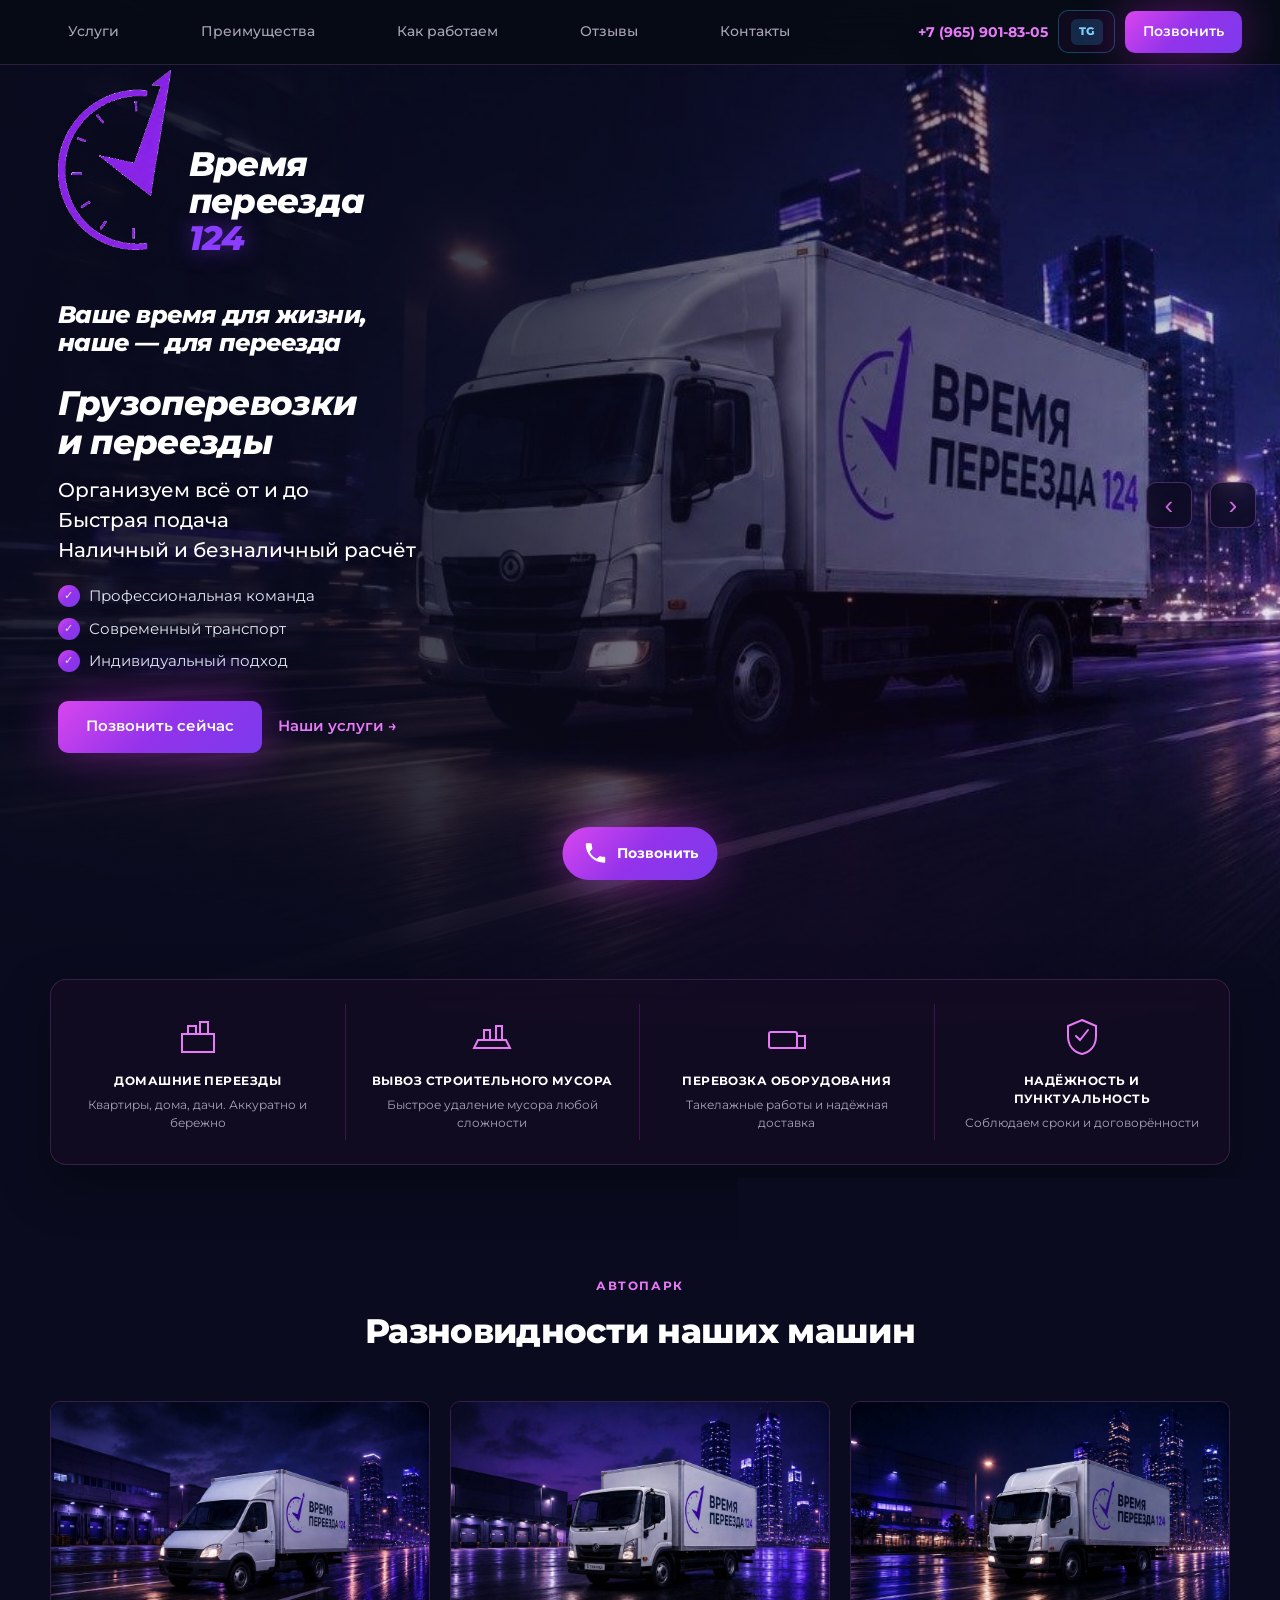
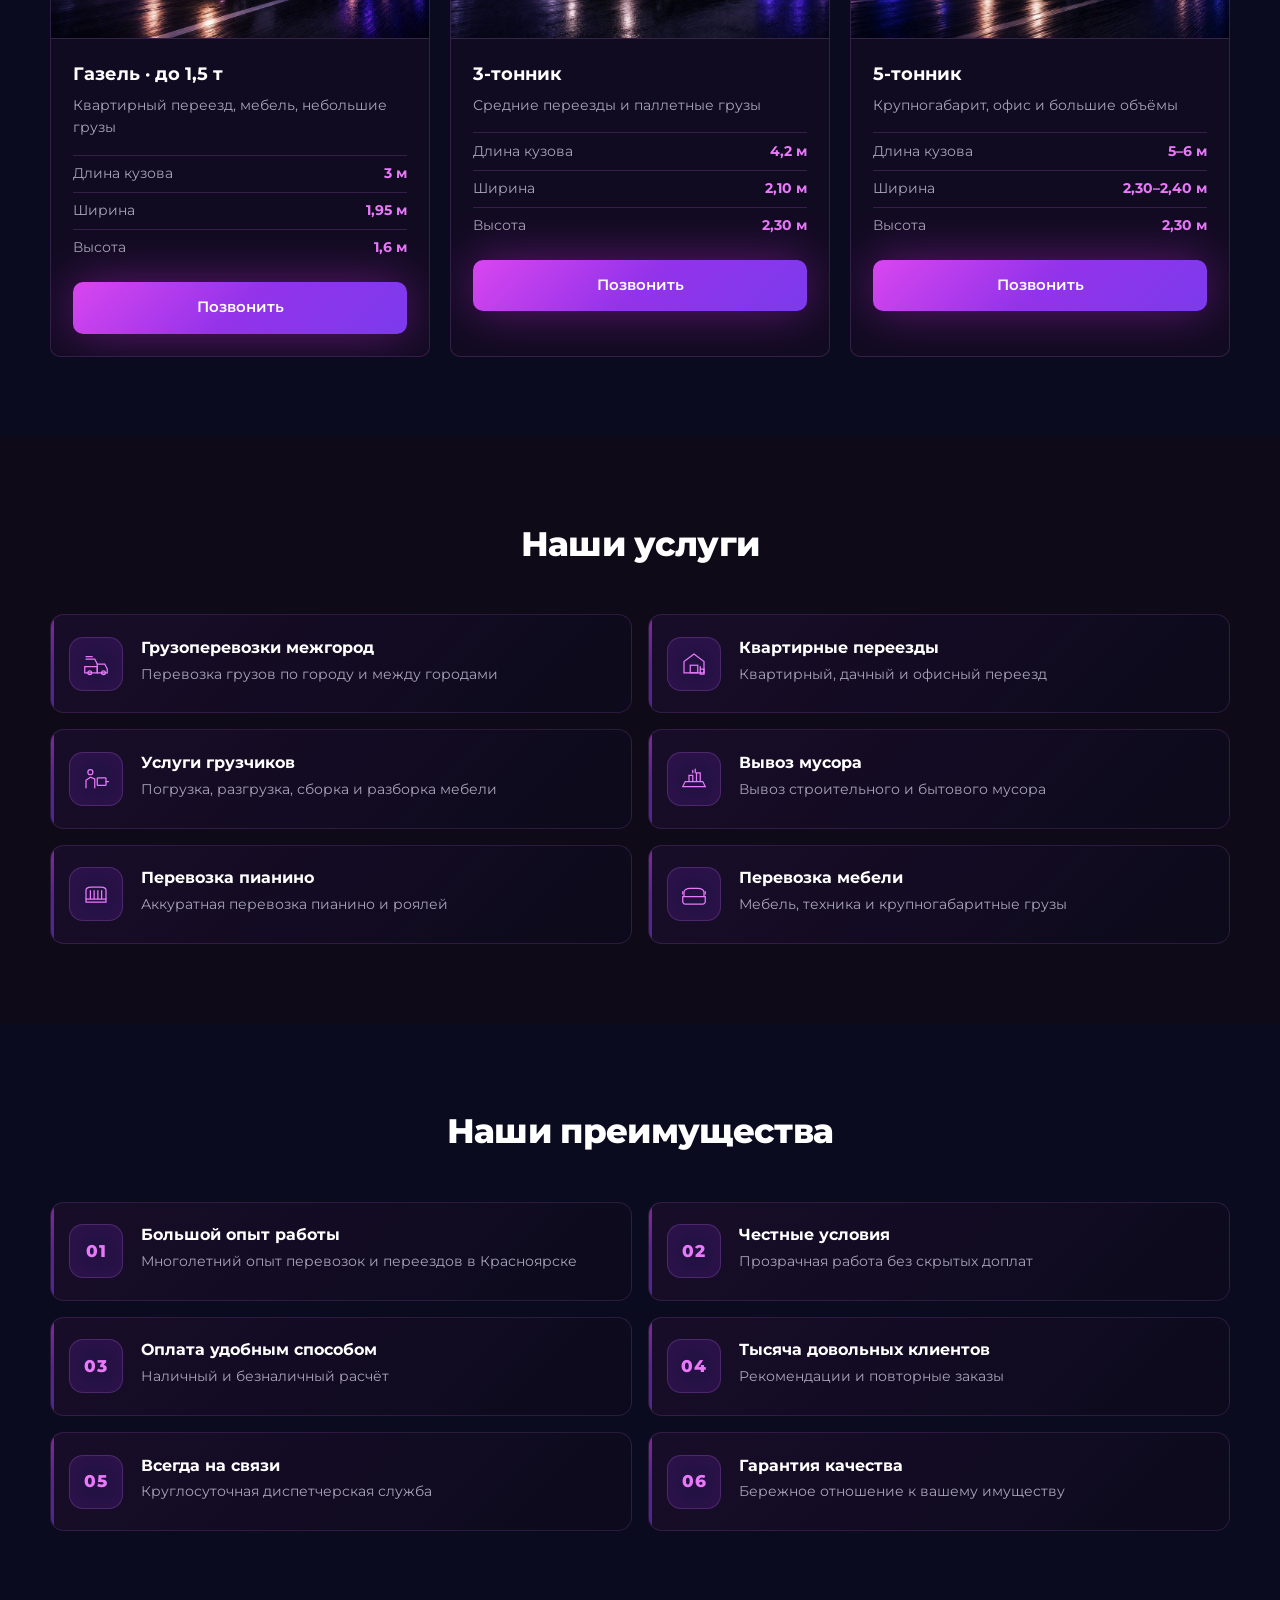
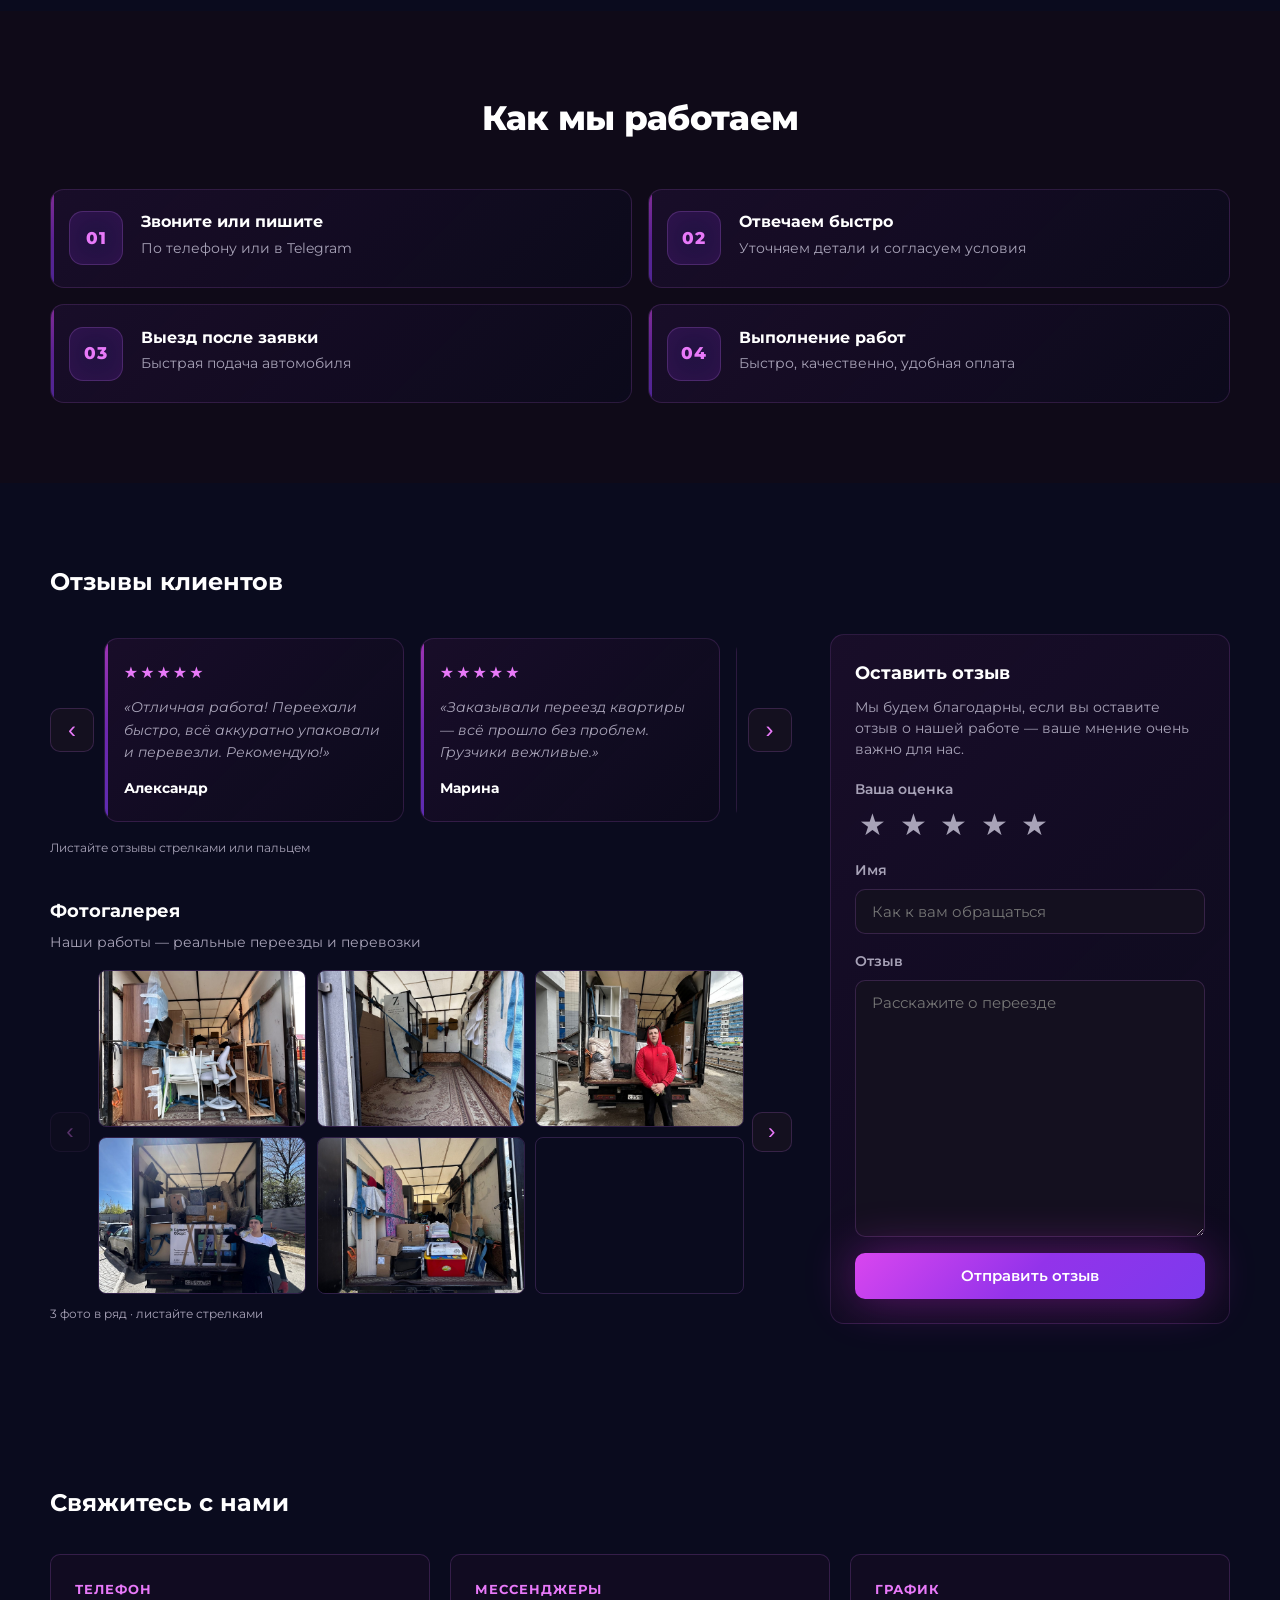
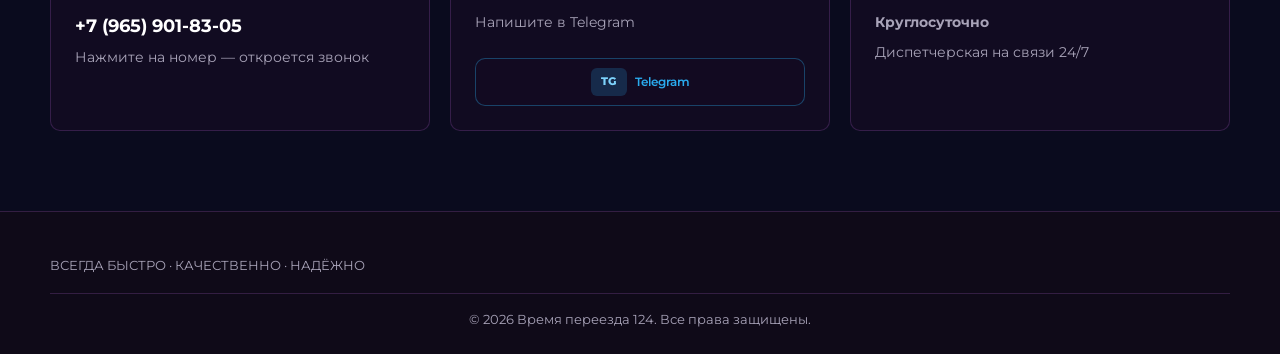
<file: index.html>
<!DOCTYPE html>
<html lang="ru">
<head>
  <meta charset="UTF-8">
  <meta name="viewport" content="width=device-width, initial-scale=1.0, viewport-fit=cover">
  <meta http-equiv="X-Content-Type-Options" content="nosniff">
  <meta name="referrer" content="strict-origin-when-cross-origin">
  <meta http-equiv="Permissions-Policy" content="geolocation=(), microphone=(), camera=()">
  <meta name="theme-color" content="#0a0b1e">
  <meta name="description" content="Время переезда 124 — переезды и грузоперевозки в Красноярске. Газель 1.5, 3 и 5 тонн.">
  <title>Время переезда 124 — грузоперевозки</title>
  <link rel="icon" type="image/png" href="images/logo-icon.png">
  <link rel="preconnect" href="https://fonts.googleapis.com">
  <link rel="preconnect" href="https://fonts.gstatic.com" crossorigin>
  <link href="https://fonts.googleapis.com/css2?family=Montserrat:ital,wght@0,400;0,500;0,600;0,700;0,800;1,700;1,800&display=swap" rel="stylesheet">
  <link rel="stylesheet" href="css/style.css?v=20">
  <link rel="preload" as="image" href="images/hero-truck-night.jpg?v=2">
</head>
<body>
  <header class="header" id="top">
    <div class="container header__inner">
      <a href="#top" class="header__brand" aria-label="Время переезда 124 — на главную">
        <img class="header__brand-icon" src="images/logo-icon.png" alt="" width="361" height="573" decoding="async">
        <span class="header__brand-name">
          <span class="header__brand-line">Время</span>
          <span class="header__brand-line">переезда <span class="header__brand-num">124</span></span>
        </span>
      </a>

      <nav class="header__nav" id="nav">
        <div class="header__nav-links">
          <a href="#fleet">Автопарк</a>
          <a href="#services">Услуги</a>
          <a href="#advantages">Преимущества</a>
          <a href="#process">Как работаем</a>
          <a href="#reviews">Отзывы</a>
          <a href="#contacts">Контакты</a>
        </div>
        <div class="header__nav-phones">
          <a href="tel:+79659018305">+7 (965) 901-83-05</a>
        </div>
      </nav>

      <div class="header__right">
        <div class="header__contacts">
          <a href="tel:+79659018305" class="header__phone">+7 (965) 901-83-05</a>
          <div class="messengers messengers--compact header__messengers">
            <a href="https://t.me/+79504398338" class="messenger-btn messenger-btn--tg js-tg-link" title="Telegram" aria-label="Telegram">
              <span class="messenger-btn__badge" aria-hidden="true">TG</span>
            </a>
          </div>
          <a href="tel:+79659018305" class="btn btn--primary btn--sm">Позвонить</a>
        </div>
      </div>

      <button class="header__burger" id="burger" aria-label="Меню" aria-expanded="false">
        <span></span><span></span><span></span>
      </button>
    </div>
    <div class="header__backdrop" id="navBackdrop" hidden></div>
  </header>

  <section class="hero">
    <div class="hero__carousel" id="heroCarousel" aria-label="Фото автопарка">
      <div class="hero__slides">
        <div class="hero__slide is-active" style="--hero-pos: 55% center; background-image: url('images/hero-truck-night.jpg?v=2');"></div>
        <div class="hero__slide" style="--hero-pos: 52% center; background-image: url('images/hero-truck-1.jpg?v=2');"></div>
        <div class="hero__slide" style="--hero-pos: 50% center; background-image: url('images/hero-truck-2.jpg?v=2');"></div>
      </div>
      <button class="hero__arrow hero__arrow--prev" id="heroPrev" type="button" aria-label="Предыдущее фото">‹</button>
      <button class="hero__arrow hero__arrow--next" id="heroNext" type="button" aria-label="Следующее фото">›</button>
    </div>
    <div class="hero__overlay" aria-hidden="true"></div>
    <div class="hero__inner">
      <div class="hero__content">
        <div class="hero__brand">
          <img
            class="hero__logo-icon"
            src="images/logo-icon.png"
            alt=""
            width="361"
            height="573"
            decoding="async"
          >
          <p class="hero__brand-name">
            Время<br>
            переезда<br>
            <span class="hero__brand-num">124</span>
          </p>
        </div>
        <p class="hero__tagline">
          <span class="hero__tagline-line">Ваше время для жизни,</span>
          <span class="hero__tagline-line">наше — для переезда</span>
        </p>
        <h1>Грузоперевозки<br>и переезды</h1>
        <p class="hero__lead">
          <span class="hero__lead-line">Организуем всё от и до</span>
          <span class="hero__lead-line">Быстрая подача</span>
          <span class="hero__lead-line">Наличный и безналичный расчёт</span>
        </p>
        <ul class="hero__list">
          <li><span class="hero__check" aria-hidden="true">✓</span> Профессиональная команда</li>
          <li><span class="hero__check" aria-hidden="true">✓</span> Современный транспорт</li>
          <li><span class="hero__check" aria-hidden="true">✓</span> Индивидуальный подход</li>
        </ul>
        <div class="hero__actions">
          <a href="tel:+79659018305" class="btn btn--primary">Позвонить сейчас</a>
          <a href="#services" class="btn btn--ghost">Наши услуги →</a>
        </div>
      </div>
    </div>
  </section>

  <section class="highlights">
    <div class="container">
      <div class="highlights__grid">
        <article class="highlight-card">
          <div class="highlight-card__icon" aria-hidden="true">
            <svg viewBox="0 0 48 48" fill="none"><path d="M8 22h32v18H8V22z" stroke="currentColor" stroke-width="2"/><path d="M14 22V14h8v8M26 22V10h8v12" stroke="currentColor" stroke-width="2"/></svg>
          </div>
          <h3>Домашние переезды</h3>
          <p>Квартиры, дома, дачи. Аккуратно и бережно</p>
        </article>
        <article class="highlight-card">
          <div class="highlight-card__icon" aria-hidden="true">
            <svg viewBox="0 0 48 48" fill="none"><path d="M10 28h28l4 8H6l4-8z" stroke="currentColor" stroke-width="2"/><path d="M16 28V18h6v10M28 28V14h6v14" stroke="currentColor" stroke-width="2"/></svg>
          </div>
          <h3>Вывоз строительного мусора</h3>
          <p>Быстрое удаление мусора любой сложности</p>
        </article>
        <article class="highlight-card">
          <div class="highlight-card__icon" aria-hidden="true">
            <svg viewBox="0 0 48 48" fill="none"><rect x="6" y="20" width="28" height="16" rx="2" stroke="currentColor" stroke-width="2"/><path d="M34 24h8v12H34V24z" stroke="currentColor" stroke-width="2"/></svg>
          </div>
          <h3>Перевозка оборудования</h3>
          <p>Такелажные работы и надёжная доставка</p>
        </article>
        <article class="highlight-card">
          <div class="highlight-card__icon" aria-hidden="true">
            <svg viewBox="0 0 48 48" fill="none"><path d="M24 8l14 6v10c0 10-6 16-14 18C16 40 10 34 10 24V14l14-6z" stroke="currentColor" stroke-width="2"/><path d="M18 24l4 4 8-10" stroke="currentColor" stroke-width="2" stroke-linecap="round"/></svg>
          </div>
          <h3>Надёжность и пунктуальность</h3>
          <p>Соблюдаем сроки и договорённости</p>
        </article>
      </div>
    </div>
  </section>

  <section class="section" id="fleet">
    <div class="container">
      <div class="section__head">
        <span class="section__tag">Автопарк</span>
        <h2>Разновидности наших машин</h2>
      </div>
      <div class="vehicles-grid">
        <article class="vehicle-card">
          <div class="vehicle-card__photo">
            <img src="images/fleet-gazelle.jpg?v=2" alt="Газель до 1,5 тонн — Время переезда 124" width="640" height="400" loading="lazy" decoding="async">
          </div>
          <div class="vehicle-card__body">
            <h3>Газель · до 1,5 т</h3>
            <p>Квартирный переезд, мебель, небольшие грузы</p>
            <dl class="vehicle-specs">
              <div><dt>Длина кузова</dt><dd>3 м</dd></div>
              <div><dt>Ширина</dt><dd>1,95 м</dd></div>
              <div><dt>Высота</dt><dd>1,6 м</dd></div>
            </dl>
            <a href="tel:+79659018305" class="btn btn--primary btn--block">Позвонить</a>
          </div>
        </article>
        <article class="vehicle-card">
          <div class="vehicle-card__photo">
            <img src="images/fleet-3ton.jpg?v=2" alt="Грузовик 3 тонны — Время переезда 124" width="640" height="400" loading="lazy" decoding="async">
          </div>
          <div class="vehicle-card__body">
            <h3>3-тонник</h3>
            <p>Средние переезды и паллетные грузы</p>
            <dl class="vehicle-specs">
              <div><dt>Длина кузова</dt><dd>4,2 м</dd></div>
              <div><dt>Ширина</dt><dd>2,10 м</dd></div>
              <div><dt>Высота</dt><dd>2,30 м</dd></div>
            </dl>
            <a href="tel:+79659018305" class="btn btn--primary btn--block">Позвонить</a>
          </div>
        </article>
        <article class="vehicle-card">
          <div class="vehicle-card__photo">
            <img src="images/fleet-5ton.jpg?v=2" alt="Грузовик 5 тонн — Время переезда 124" width="640" height="400" loading="lazy" decoding="async">
          </div>
          <div class="vehicle-card__body">
            <h3>5-тонник</h3>
            <p>Крупногабарит, офис и большие объёмы</p>
            <dl class="vehicle-specs">
              <div><dt>Длина кузова</dt><dd>5–6 м</dd></div>
              <div><dt>Ширина</dt><dd>2,30–2,40 м</dd></div>
              <div><dt>Высота</dt><dd>2,30 м</dd></div>
            </dl>
            <a href="tel:+79659018305" class="btn btn--primary btn--block">Позвонить</a>
          </div>
        </article>
      </div>
    </div>
  </section>

  <section class="section section--alt" id="services">
    <div class="container">
      <div class="section__head"><h2>Наши услуги</h2></div>
      <div class="services-list">
        <article class="service-tile">
          <div class="service-tile__icon" aria-hidden="true">
            <svg viewBox="0 0 48 48" fill="none"><path d="M6 28h20v10H6V28z" stroke="currentColor" stroke-width="2"/><path d="M26 24h12l4 8v6H26V24z" stroke="currentColor" stroke-width="2"/><circle cx="14" cy="38" r="3" stroke="currentColor" stroke-width="2"/><circle cx="36" cy="38" r="3" stroke="currentColor" stroke-width="2"/><path d="M8 16h14l4 8M8 12h10" stroke="currentColor" stroke-width="2" stroke-linecap="round"/></svg>
          </div>
          <div class="service-tile__body">
            <h3>Грузоперевозки межгород</h3>
            <p>Перевозка грузов по городу и между городами</p>
          </div>
        </article>
        <article class="service-tile">
          <div class="service-tile__icon" aria-hidden="true">
            <svg viewBox="0 0 48 48" fill="none"><path d="M24 8 8 20v18h32V20L24 8z" stroke="currentColor" stroke-width="2"/><rect x="18" y="26" width="12" height="12" stroke="currentColor" stroke-width="2"/><path d="M34 32h6v8h-6v-8zM34 28v4" stroke="currentColor" stroke-width="2" stroke-linecap="round"/></svg>
          </div>
          <div class="service-tile__body">
            <h3>Квартирные переезды</h3>
            <p>Квартирный, дачный и офисный переезд</p>
          </div>
        </article>
        <article class="service-tile">
          <div class="service-tile__icon" aria-hidden="true">
            <svg viewBox="0 0 48 48" fill="none"><circle cx="15" cy="13" r="4" stroke="currentColor" stroke-width="2"/><path d="M8 38V26l7-5 7 3v14" stroke="currentColor" stroke-width="2" stroke-linecap="round"/><rect x="26" y="22" width="14" height="12" rx="1" stroke="currentColor" stroke-width="2"/><path d="M40 28h4" stroke="currentColor" stroke-width="2" stroke-linecap="round"/></svg>
          </div>
          <div class="service-tile__body">
            <h3>Услуги грузчиков</h3>
            <p>Погрузка, разгрузка, сборка и разборка мебели</p>
          </div>
        </article>
        <article class="service-tile">
          <div class="service-tile__icon" aria-hidden="true">
            <svg viewBox="0 0 48 48" fill="none"><path d="M10 28h28l4 8H6l4-8z" stroke="currentColor" stroke-width="2"/><path d="M16 28V18h6v10M28 28V14h6v14" stroke="currentColor" stroke-width="2"/><path d="M22 10v4M26 8v6" stroke="currentColor" stroke-width="2" stroke-linecap="round"/></svg>
          </div>
          <div class="service-tile__body">
            <h3>Вывоз мусора</h3>
            <p>Вывоз строительного и бытового мусора</p>
          </div>
        </article>
        <article class="service-tile">
          <div class="service-tile__icon" aria-hidden="true">
            <svg viewBox="0 0 48 48" fill="none"><path d="M8 32V18c0-3 3-5 8-5h16c5 0 8 2 8 5v14" stroke="currentColor" stroke-width="2"/><path d="M8 32h32v5H8v-5z" stroke="currentColor" stroke-width="2"/><path d="M15 18v14M21 18v14M27 18v14M33 18v14" stroke="currentColor" stroke-width="2"/></svg>
          </div>
          <div class="service-tile__body">
            <h3>Перевозка пианино</h3>
            <p>Аккуратная перевозка пианино и роялей</p>
          </div>
        </article>
        <article class="service-tile">
          <div class="service-tile__icon" aria-hidden="true">
            <svg viewBox="0 0 48 48" fill="none"><path d="M8 28V22c0-4 4-7 10-7h12c6 0 10 3 10 7v6" stroke="currentColor" stroke-width="2"/><path d="M6 28h36v8c0 2-2 4-4 4H10c-2 0-4-2-4-4v-8z" stroke="currentColor" stroke-width="2"/><path d="M6 24V20M42 24V20" stroke="currentColor" stroke-width="2" stroke-linecap="round"/></svg>
          </div>
          <div class="service-tile__body">
            <h3>Перевозка мебели</h3>
            <p>Мебель, техника и крупногабаритные грузы</p>
          </div>
        </article>
      </div>
    </div>
  </section>

  <section class="section" id="advantages">
    <div class="container">
      <div class="section__head"><h2>Наши преимущества</h2></div>
      <div class="services-list">
        <article class="service-tile">
          <div class="service-tile__icon service-tile__icon--num" aria-hidden="true">01</div>
          <div class="service-tile__body">
            <h3>Большой опыт работы</h3>
            <p>Многолетний опыт перевозок и переездов в Красноярске</p>
          </div>
        </article>
        <article class="service-tile">
          <div class="service-tile__icon service-tile__icon--num" aria-hidden="true">02</div>
          <div class="service-tile__body">
            <h3>Честные условия</h3>
            <p>Прозрачная работа без скрытых доплат</p>
          </div>
        </article>
        <article class="service-tile">
          <div class="service-tile__icon service-tile__icon--num" aria-hidden="true">03</div>
          <div class="service-tile__body">
            <h3>Оплата удобным способом</h3>
            <p>Наличный и безналичный расчёт</p>
          </div>
        </article>
        <article class="service-tile">
          <div class="service-tile__icon service-tile__icon--num" aria-hidden="true">04</div>
          <div class="service-tile__body">
            <h3>Тысяча довольных клиентов</h3>
            <p>Рекомендации и повторные заказы</p>
          </div>
        </article>
        <article class="service-tile">
          <div class="service-tile__icon service-tile__icon--num" aria-hidden="true">05</div>
          <div class="service-tile__body">
            <h3>Всегда на связи</h3>
            <p>Круглосуточная диспетчерская служба</p>
          </div>
        </article>
        <article class="service-tile">
          <div class="service-tile__icon service-tile__icon--num" aria-hidden="true">06</div>
          <div class="service-tile__body">
            <h3>Гарантия качества</h3>
            <p>Бережное отношение к вашему имуществу</p>
          </div>
        </article>
      </div>
    </div>
  </section>

  <section class="section section--alt" id="process">
    <div class="container">
      <div class="section__head"><h2>Как мы работаем</h2></div>
      <div class="services-list services-list--steps">
        <article class="service-tile">
          <div class="service-tile__icon service-tile__icon--num" aria-hidden="true">01</div>
          <div class="service-tile__body">
            <h3>Звоните или пишите</h3>
            <p>По телефону или в Telegram</p>
          </div>
        </article>
        <article class="service-tile">
          <div class="service-tile__icon service-tile__icon--num" aria-hidden="true">02</div>
          <div class="service-tile__body">
            <h3>Отвечаем быстро</h3>
            <p>Уточняем детали и согласуем условия</p>
          </div>
        </article>
        <article class="service-tile">
          <div class="service-tile__icon service-tile__icon--num" aria-hidden="true">03</div>
          <div class="service-tile__body">
            <h3>Выезд после заявки</h3>
            <p>Быстрая подача автомобиля</p>
          </div>
        </article>
        <article class="service-tile">
          <div class="service-tile__icon service-tile__icon--num" aria-hidden="true">04</div>
          <div class="service-tile__body">
            <h3>Выполнение работ</h3>
            <p>Быстро, качественно, удобная оплата</p>
          </div>
        </article>
      </div>
    </div>
  </section>

  <section class="section" id="reviews">
    <div class="container">
      <h2 class="section__title section__title--left">Отзывы клиентов</h2>
      <div class="reviews-layout">
        <div class="reviews-panel">
          <div class="reviews-carousel">
            <button class="reviews-carousel__btn" id="reviewsPrev" aria-label="Назад" type="button">‹</button>
            <div class="reviews-carousel__track" id="reviewsTrack"></div>
            <button class="reviews-carousel__btn" id="reviewsNext" aria-label="Вперёд" type="button">›</button>
          </div>
          <p class="reviews-swipe-hint">Листайте отзывы стрелками или пальцем</p>
        </div>

        <div class="reviews-gallery" id="gallery">
            <h3 class="reviews-gallery__title">Фотогалерея</h3>
            <p class="reviews-gallery__lead">Наши работы — реальные переезды и перевозки</p>
            <div class="gallery-carousel">
              <button class="gallery-carousel__btn" id="galleryPrev" type="button" aria-label="Предыдущие фото">‹</button>
              <div class="gallery-carousel__viewport">
                <div class="gallery-carousel__track" id="galleryTrack"></div>
              </div>
              <button class="gallery-carousel__btn" id="galleryNext" type="button" aria-label="Следующие фото">›</button>
            </div>
            <p class="gallery-carousel__hint">3 фото в ряд · листайте стрелками</p>
        </div>

        <div class="review-form-wrap">
        <h3 class="review-form__title">Оставить отзыв</h3>
        <p class="review-form__intro">Мы будем благодарны, если вы оставите отзыв о нашей работе — ваше мнение очень важно для нас.</p>
        <form class="review-form" id="reviewForm" novalidate>
          <div class="review-form__field">
            <span class="review-form__label">Ваша оценка</span>
            <div class="star-rating" id="starRating" role="radiogroup" aria-label="Оценка от 1 до 5">
              <button type="button" class="star-rating__btn" data-value="1" aria-label="1 звезда">★</button>
              <button type="button" class="star-rating__btn" data-value="2" aria-label="2 звезды">★</button>
              <button type="button" class="star-rating__btn" data-value="3" aria-label="3 звезды">★</button>
              <button type="button" class="star-rating__btn" data-value="4" aria-label="4 звезды">★</button>
              <button type="button" class="star-rating__btn" data-value="5" aria-label="5 звезд">★</button>
            </div>
            <input type="hidden" name="rating" id="reviewRating" value="0" required>
          </div>
          <div class="review-form__field">
            <label class="review-form__label" for="reviewName">Имя</label>
            <input class="review-form__input" type="text" id="reviewName" name="name" maxlength="60" placeholder="Как к вам обращаться" required autocomplete="name">
          </div>
          <div class="review-form__field review-form__field--text">
            <label class="review-form__label" for="reviewText">Отзыв</label>
            <textarea class="review-form__input review-form__textarea" id="reviewText" name="text" rows="4" maxlength="800" placeholder="Расскажите о переезде" required></textarea>
          </div>
          <div class="review-form__hp" aria-hidden="true">
            <label for="reviewWebsite">Сайт</label>
            <input type="text" id="reviewWebsite" name="website" tabindex="-1" autocomplete="off">
            <label for="reviewEmail">Email</label>
            <input type="email" id="reviewEmail" name="email" tabindex="-1" autocomplete="off">
          </div>
          <button type="submit" class="btn btn--primary review-form__submit">Отправить отзыв</button>
          <p class="review-form__status" id="reviewFormStatus" hidden></p>
        </form>
        </div>
      </div>
    </div>
  </section>

  <div class="gallery-lightbox" id="galleryLightbox" hidden>
    <button type="button" class="gallery-lightbox__backdrop" aria-label="Закрыть"></button>
    <button type="button" class="gallery-lightbox__close" aria-label="Закрыть">×</button>
    <img class="gallery-lightbox__img" id="galleryLightboxImg" alt="">
  </div>

  <section class="section" id="contacts">
    <div class="container">
      <h2 class="section__title section__title--left">Свяжитесь с нами</h2>
      <div class="contacts-grid">
        <div class="contact-card">
          <h3>Телефон</h3>
          <a href="tel:+79659018305" class="contact-card__phone">+7 (965) 901-83-05</a>
          <p>Нажмите на номер — откроется звонок</p>
        </div>
        <div class="contact-card">
          <h3>Мессенджеры</h3>
          <p>Напишите в Telegram</p>
          <div class="messengers messengers--compact contact-card__messengers">
            <a href="https://t.me/+79504398338" class="messenger-btn messenger-btn--tg js-tg-link" title="Telegram" aria-label="Telegram">
              <span class="messenger-btn__badge" aria-hidden="true">TG</span>
              <span class="messenger-btn__text">Telegram</span>
            </a>
          </div>
        </div>
        <div class="contact-card">
          <h3>График</h3>
          <p class="contact-card__phone">Круглосуточно</p>
          <p>Диспетчерская на связи 24/7</p>
        </div>
      </div>
    </div>
  </section>

  <footer class="footer">
    <div class="container footer__inner">
      <div class="footer__brand">
        <p>ВСЕГДА БЫСТРО · КАЧЕСТВЕННО · НАДЁЖНО</p>
      </div>
      <p class="footer__copy">© 2026 Время переезда 124. Все права защищены.</p>
    </div>
  </footer>

  <div class="tg-sheet" id="tgSheet" hidden>
    <button type="button" class="tg-sheet__backdrop" aria-label="Закрыть"></button>
    <div class="tg-sheet__panel" role="dialog" aria-modal="true" aria-labelledby="tgSheetTitle">
      <h3 class="tg-sheet__title" id="tgSheetTitle">Telegram</h3>
      <p class="tg-sheet__lead">Как открыть чат?</p>
      <div class="tg-sheet__actions">
        <a class="btn btn--primary btn--block" id="tgSheetApp" href="#">Открыть в приложении</a>
        <a class="btn btn--block tg-sheet__web" id="tgSheetWeb" href="#" target="_blank" rel="noopener noreferrer">Открыть в браузере</a>
        <button type="button" class="btn btn--ghost tg-sheet__cancel" id="tgSheetCancel">Отмена</button>
      </div>
    </div>
  </div>

  <a href="tel:+79659018305" class="fab" aria-label="Позвонить">
    <svg viewBox="0 0 24 24" width="26" height="26" fill="currentColor"><path d="M6.62 10.79c1.44 2.83 3.76 5.14 6.59 6.59l2.2-2.2c.27-.27.67-.36 1.02-.24 1.12.37 2.33.57 3.57.57.55 0 1 .45 1 1V20c0 .55-.45 1-1 1-9.39 0-17-7.61-17-17 0-.55.45-1 1-1h3.5c.55 0 1 .45 1 1 0 1.25.2 2.45.57 3.57.11.35.03.74-.25 1.02l-2.2 2.2z"/></svg>
    <span>Позвонить</span>
  </a>

  <script src="js/config.js"></script>
  <script src="js/security.js"></script>
  <script src="js/main.js"></script>
  <script src="js/metrika.js" defer></script>
</body>
</html>
</file>
<file: css/style.css>
/* Время переезда — фиолетовый неон, тёмный фон */

:root {
  --bg: #0a0b1e;
  --bg2: #0f0a18;
  --bg3: #14101f;
  --card: rgba(20, 12, 35, 0.82);
  --text: #ffffff;
  --muted: #a8a3b8;
  --purple: #c026d3;
  --purple-light: #e879f9;
  --purple-dark: #9333ea;
  --grad-purple: linear-gradient(135deg, #d946ef 0%, #9333ea 50%, #7c3aed 100%);
  --grad-bg: linear-gradient(160deg, #0a0b1e 0%, #1a0b2e 50%, #0a0b1e 100%);
  --glow: 0 0 48px rgba(192, 38, 211, 0.45);
  --border: rgba(216, 120, 255, 0.18);
  --radius: 10px;
  --font: "Montserrat", system-ui, sans-serif;
  --header-min: 64px;
  --container: min(1180px, 100% - 2rem);
  --page-pad: 1rem;
  --fab-size: 52px;
  --fab-offset: calc(1.25rem + env(safe-area-inset-bottom, 0px));
}

*, *::before, *::after { box-sizing: border-box; margin: 0; padding: 0; }
html { scroll-behavior: smooth; }
body {
  font-family: var(--font);
  background: var(--bg);
  color: var(--text);
  line-height: 1.6;
  overflow-x: hidden;
}
a { color: inherit; text-decoration: none; }
img { max-width: 100%; display: block; }
.container { width: var(--container); margin-inline: auto; }

/* Buttons */
.btn {
  display: inline-flex;
  align-items: center;
  justify-content: center;
  padding: 14px 28px;
  border-radius: var(--radius);
  font-family: inherit;
  font-weight: 600;
  font-size: 0.92rem;
  border: none;
  cursor: pointer;
  transition: 0.2s;
  white-space: nowrap;
}
.btn--primary {
  background: var(--grad-purple);
  color: #fff;
  box-shadow: var(--glow);
}
.btn--primary:hover {
  transform: translateY(-2px);
  box-shadow: 0 0 50px rgba(124, 58, 237, 0.5);
}
.btn--ghost {
  background: transparent;
  color: var(--purple-light);
  border: none;
  padding-left: 0;
}
.btn--ghost:hover { color: #fff; }
.btn--sm { padding: 10px 18px; font-size: 0.85rem; }
.btn--block { width: 100%; }

/* Messengers */
.messengers {
  display: flex;
  flex-wrap: wrap;
  align-items: center;
  gap: 0.65rem;
}
.messenger-btn {
  display: inline-flex;
  align-items: center;
  gap: 0.5rem;
  padding: 0.55rem 1rem;
  border-radius: var(--radius);
  font-size: 0.85rem;
  font-weight: 600;
  border: 1px solid var(--border);
  background: rgba(20, 12, 35, 0.65);
  transition: 0.2s;
}
.messenger-btn:hover {
  transform: translateY(-2px);
  color: #fff;
}
.messenger-btn__badge {
  display: inline-flex;
  align-items: center;
  justify-content: center;
  min-width: 2rem;
  height: 1.65rem;
  padding: 0 0.35rem;
  border-radius: 6px;
  font-size: 0.68rem;
  font-weight: 800;
  letter-spacing: 0.04em;
}
.messenger-btn--tg {
  color: #2aabee;
  border-color: rgba(42, 171, 238, 0.35);
}
.messenger-btn--tg .messenger-btn__badge {
  background: rgba(42, 171, 238, 0.2);
  color: #7dd3fc;
}
.messenger-btn--tg:hover {
  background: rgba(42, 171, 238, 0.18);
  border-color: rgba(42, 171, 238, 0.55);
}
.messenger-btn--max {
  color: #8b3dff;
  border-color: rgba(139, 61, 255, 0.35);
}
.messenger-btn--max .messenger-btn__badge {
  background: rgba(139, 61, 255, 0.22);
  color: #d8b4fe;
}
.messenger-btn--max:hover {
  background: rgba(139, 61, 255, 0.18);
  border-color: rgba(139, 61, 255, 0.55);
}
.messengers--compact .messenger-btn {
  padding: 0.45rem 0.75rem;
  font-size: 0.78rem;
}
.messengers--compact .messenger-btn__text { display: none; }
.messengers--stack {
  flex-direction: column;
  align-items: stretch;
}
.messengers--stack .messenger-btn {
  justify-content: center;
  width: 100%;
}
.messengers--stack .messenger-btn__text { display: inline; }

/* Header */
.header {
  position: fixed;
  inset: 0 0 auto;
  z-index: 100;
  min-height: var(--header-min);
  padding: 0.65rem 0;
  background: rgba(7, 11, 20, 0.92);
  backdrop-filter: blur(16px);
  border-bottom: 1px solid var(--border);
}
.header .header__inner.container {
  width: 100%;
  max-width: none;
  margin-inline: 0;
  padding-left: 8cm;
  padding-right: 1cm;
}
.header__inner {
  display: flex;
  align-items: center;
  gap: 0;
  flex-wrap: nowrap;
}
.header__brand {
  display: none;
  align-items: center;
  gap: 0.4rem;
  flex: 1;
  min-width: 0;
  margin-right: 0.35rem;
  text-decoration: none;
  color: inherit;
}
.header__brand-icon {
  display: block;
  height: 36px;
  width: auto;
  flex-shrink: 0;
  object-fit: contain;
  object-position: left top;
}
.header__brand-name {
  display: block;
  flex-shrink: 0;
  font-size: 0.62rem;
  font-weight: 800;
  font-style: italic;
  line-height: 1.05;
  letter-spacing: -0.02em;
  color: var(--text);
}
.header__brand-line {
  display: block;
}
.header__brand-num {
  color: #8b3dff;
  text-shadow: 0 0 12px rgba(139, 61, 255, 0.45);
}
.header__nav {
  display: flex;
  flex: 1;
  min-width: 0;
  align-items: center;
  justify-content: flex-end;
}
.header__nav-links {
  display: flex;
  align-items: center;
  gap: clamp(3.5rem, 6.4vw, 5.5rem);
  margin-right: clamp(5rem, 10vw, 9rem);
}
.header__nav-links a {
  font-size: 0.85rem;
  font-weight: 500;
  color: var(--muted);
  transition: color 0.2s;
  white-space: nowrap;
}
.header__nav-links a:hover { color: var(--text); }
.header__nav-phones {
  display: none;
  flex-direction: column;
  gap: 0.35rem;
  padding-top: 0.5rem;
  border-top: 1px solid var(--border);
}

.header__right {
  display: flex;
  align-items: center;
  gap: 1rem;
  flex-shrink: 0;
  margin-left: auto;
}

.header__contacts {
  display: flex;
  align-items: center;
  gap: 0.65rem;
  flex-wrap: nowrap;
  justify-content: flex-end;
}
.header__phone {
  font-weight: 700;
  font-size: 0.88rem;
  color: var(--purple-light);
  white-space: nowrap;
  transition: color 0.2s;
}
.header__phone:hover { color: #fff; }
.header__messengers {
  display: flex;
  align-items: center;
  gap: 0.4rem;
}
.header__messengers .messenger-btn {
  min-height: 2.25rem;
  min-width: 3.25rem;
  justify-content: center;
  padding: 0.45rem 0.7rem;
}
.header__messengers .messenger-btn__badge {
  min-width: 2rem;
  height: 1.65rem;
}

.header__burger {
  display: none;
  flex-direction: column;
  gap: 5px;
  padding: 8px;
  background: none;
  border: none;
  cursor: pointer;
}
.header__burger span {
  width: 22px;
  height: 2px;
  background: var(--purple-light);
  border-radius: 1px;
}
.header__nav.open {
  display: flex;
  flex-direction: column;
  align-items: flex-start;
  position: fixed;
  top: calc(var(--header-min) + env(safe-area-inset-top, 0px));
  left: 0;
  right: 0;
  padding: 1.25rem 1.5rem;
  padding-bottom: calc(1.25rem + env(safe-area-inset-bottom, 0px));
  background: var(--bg2);
  border-bottom: 1px solid var(--border);
  gap: 1rem;
  z-index: 99;
  max-height: calc(100dvh - var(--header-min) - env(safe-area-inset-top, 0px));
  overflow-y: auto;
}
.header__nav.open .header__nav-links {
  flex-direction: column;
  align-items: flex-start;
  width: 100%;
  gap: 1rem;
  margin-right: 0;
}
.header__nav.open {
  justify-content: flex-start;
}
.header__nav.open .header__nav-phones { display: flex; width: 100%; }

.header__nav.open .header__nav-phones a {
  font-size: 1rem;
  font-weight: 600;
  color: var(--purple-light);
}
.header__backdrop {
  position: fixed;
  inset: calc(var(--header-min) + env(safe-area-inset-top, 0px)) 0 0;
  z-index: 98;
  background: rgba(0, 0, 0, 0.55);
  backdrop-filter: blur(4px);
}
body.menu-open { overflow: hidden; }
body.gallery-open { overflow: hidden; }
.header__burger[aria-expanded="true"] span:nth-child(1) {
  transform: translateY(7px) rotate(45deg);
}
.header__burger[aria-expanded="true"] span:nth-child(2) { opacity: 0; }
.header__burger[aria-expanded="true"] span:nth-child(3) {
  transform: translateY(-7px) rotate(-45deg);
}
.header__burger span { transition: transform 0.2s, opacity 0.2s; }

/* Hero */
.hero {
  position: relative;
  min-height: 100vh;
  min-height: 100dvh;
  padding-top: var(--header-min);
  display: flex;
  align-items: flex-end;
  justify-content: flex-start;
  overflow: visible;
}
.hero__carousel {
  position: absolute;
  inset: 0;
  z-index: 0;
  overflow: hidden;
}
.hero__slides {
  position: absolute;
  inset: 0;
}
.hero__slide {
  position: absolute;
  inset: 0;
  background-position: var(--hero-pos, 58% center);
  background-size: cover;
  background-repeat: no-repeat;
  opacity: 0;
  transition: opacity 1.1s ease;
}
.hero__slide.is-active { opacity: 1; }
.hero__arrow {
  position: absolute;
  top: 50%;
  z-index: 2;
  transform: translateY(-50%);
  width: 46px;
  height: 46px;
  border-radius: var(--radius);
  border: 1px solid rgba(216, 120, 255, 0.35);
  background: rgba(10, 11, 30, 0.72);
  backdrop-filter: blur(8px);
  color: var(--purple-light);
  font-size: 1.65rem;
  line-height: 1;
  cursor: pointer;
  transition: background 0.2s, border-color 0.2s, color 0.2s, transform 0.2s;
}
.hero__arrow:hover {
  background: rgba(124, 58, 237, 0.55);
  border-color: var(--purple-light);
  color: #fff;
}
.hero__arrow--prev { right: 5.5rem; }
.hero__arrow--next { right: 1.5rem; }
.hero__overlay {
  position: absolute;
  inset: 0;
  z-index: 1;
  background:
    linear-gradient(105deg, rgba(10, 11, 30, 0.97) 0%, rgba(10, 11, 30, 0.75) 42%, rgba(26, 11, 46, 0.35) 68%, transparent 100%),
    linear-gradient(to top, var(--bg) 0%, transparent 35%);
  pointer-events: none;
}
.hero__inner {
  position: relative;
  z-index: 1;
  width: 100%;
  max-width: 640px;
  margin: 0 0 clamp(6rem, 16vh, 11rem);
  padding: 0 clamp(0.65rem, 1.8vw, 1.25rem) clamp(3.5rem, 10vh, 6.5rem);
  margin-left: 1cm;
}
.hero__brand {
  --hero-icon-h: clamp(120px, 20vw, 180px);
  display: flex;
  align-items: flex-start;
  gap: clamp(0.65rem, 1.8vw, 1.1rem);
  margin: 0.35rem 0 1cm;
}
.hero__logo-icon {
  display: block;
  width: auto;
  height: var(--hero-icon-h);
  margin: 0;
  flex-shrink: 0;
  object-fit: contain;
  object-position: left top;
}
.hero__brand-name {
  margin: 0;
  padding-top: calc(var(--hero-icon-h) * 0.5 - 0.4em);
  font-size: clamp(1.35rem, 3.2vw, 2.15rem);
  font-weight: 800;
  font-style: italic;
  line-height: 1.08;
  letter-spacing: -0.02em;
  color: var(--text);
  flex-shrink: 0;
}
.hero__brand-num {
  color: #8b3dff;
  text-shadow: 0 0 22px rgba(139, 61, 255, 0.55);
}
.hero__badge {
  display: inline-block;
  margin-bottom: 1rem;
  font-size: 0.78rem;
  color: var(--muted);
}
.hero__tagline {
  font-size: clamp(1.05rem, 2.35vw, 1.5rem);
  font-weight: 800;
  font-style: italic;
  color: var(--text);
  letter-spacing: -0.02em;
  line-height: 1.15;
  margin-top: 2.75rem;
  margin-bottom: 1.75rem;
}
.hero__tagline-line {
  display: block;
}
.hero__content h1 {
  font-size: clamp(1.45rem, 3vw, 2.15rem);
  font-weight: 800;
  font-style: italic;
  line-height: 1.12;
  letter-spacing: -0.02em;
  margin-bottom: 0.85rem;
}
.hero__lead {
  color: #fff;
  font-size: clamp(1.05rem, 2.2vw, 1.28rem);
  font-weight: 500;
  line-height: 1.45;
  max-width: 480px;
  margin-bottom: 1.25rem;
  text-shadow: 0 1px 12px rgba(0, 0, 0, 0.35);
}
.hero__lead-line {
  display: block;
}
.hero__list {
  list-style: none;
  margin-bottom: 1.75rem;
}
.hero__list li {
  display: flex;
  align-items: center;
  gap: 0.6rem;
  margin-bottom: 0.5rem;
  font-size: 0.95rem;
  color: #e2e8f0;
}
.hero__check {
  display: flex;
  align-items: center;
  justify-content: center;
  width: 22px;
  height: 22px;
  border-radius: 50%;
  background: var(--grad-purple);
  font-size: 0.7rem;
  font-weight: 800;
  flex-shrink: 0;
}
.hero__actions {
  display: flex;
  flex-wrap: wrap;
  align-items: center;
  gap: 1rem;
  margin-bottom: 1.5rem;
}
.hero__phones {
  display: flex;
  flex-wrap: wrap;
  gap: 1rem;
}
.hero__phones a {
  font-weight: 600;
  font-size: 0.9rem;
  color: var(--purple-light);
}
.hero__phones a:hover { color: #fff; }

/* Highlights strip */
.highlights {
  margin-top: -2rem;
  padding-bottom: 2rem;
  position: relative;
  z-index: 2;
}
.highlights__grid {
  display: grid;
  grid-template-columns: repeat(4, 1fr);
  gap: 0;
  padding: 1.5rem 0;
  background: var(--card);
  border: 1px solid var(--border);
  border-radius: 16px;
  backdrop-filter: blur(12px);
  box-shadow: 0 20px 50px rgba(0, 0, 0, 0.35);
}
.highlight-card {
  padding: 0.5rem 1.25rem;
  text-align: center;
  border-right: 1px solid rgba(192, 38, 211, 0.28);
}
.highlight-card:last-child {
  border-right: none;
}
.highlight-card__icon {
  width: 48px;
  height: 48px;
  margin: 0 auto 0.75rem;
  color: var(--purple-light);
}
.highlight-card__icon svg { width: 100%; height: 100%; }
.highlight-card h3 {
  font-size: 0.72rem;
  font-weight: 700;
  text-transform: uppercase;
  letter-spacing: 0.04em;
  margin-bottom: 0.35rem;
  color: var(--text);
}
.highlight-card p {
  font-size: 0.78rem;
  color: var(--muted);
  line-height: 1.45;
}

/* Sections */
.section { padding: 5rem 0; }
.section--alt { background: var(--bg2); }
.section__head {
  text-align: center;
  max-width: 560px;
  margin: 0 auto 2.75rem;
}
.section__head h2 {
  font-size: clamp(1.6rem, 3vw, 2.1rem);
  font-weight: 800;
  letter-spacing: -0.02em;
}
.section__tag {
  display: block;
  margin-bottom: 0.5rem;
  font-size: 0.72rem;
  font-weight: 700;
  letter-spacing: 0.14em;
  text-transform: uppercase;
  color: var(--purple-light);
}
.section__title--left { text-align: left; margin-bottom: 2rem; }

/* Fleet */
.vehicles-grid {
  display: grid;
  grid-template-columns: repeat(3, 1fr);
  gap: 1.25rem;
}
.vehicle-card {
  background: var(--card);
  border: 1px solid var(--border);
  border-radius: var(--radius);
  overflow: hidden;
  transition: 0.2s;
}
.vehicle-card:hover {
  border-color: rgba(124, 58, 237, 0.4);
  transform: translateY(-4px);
  box-shadow: var(--glow);
}
.vehicle-card__photo {
  aspect-ratio: 16 / 10;
  overflow: hidden;
  border-bottom: 1px solid var(--border);
  background: var(--bg3);
}
.vehicle-card__photo img {
  width: 100%;
  height: 100%;
  object-fit: cover;
  object-position: center;
  display: block;
  transition: transform 0.35s ease;
}
.vehicle-card:hover .vehicle-card__photo img { transform: scale(1.03); }
.vehicle-card__body { padding: 1.35rem; }
.vehicle-card__body h3 {
  font-size: 1.1rem;
  font-weight: 700;
  margin-bottom: 0.35rem;
}
.vehicle-card__body > p {
  font-size: 0.88rem;
  color: var(--muted);
  margin-bottom: 1rem;
}
.vehicle-specs div {
  display: flex;
  justify-content: space-between;
  padding: 0.45rem 0;
  font-size: 0.85rem;
  border-top: 1px solid var(--border);
}
.vehicle-specs dt { color: var(--muted); }
.vehicle-specs dd { font-weight: 700; color: var(--purple-light); }
.vehicle-card .btn { margin-top: 1rem; }


/* Services */
.services-list {
  display: grid;
  grid-template-columns: repeat(2, 1fr);
  gap: 1rem;
}
.service-tile {
  position: relative;
  display: flex;
  align-items: flex-start;
  gap: 1.1rem;
  padding: 1.35rem 1.35rem 1.35rem 1.15rem;
  background: linear-gradient(135deg, rgba(26, 14, 42, 0.95) 0%, rgba(12, 10, 28, 0.88) 100%);
  border: 1px solid rgba(216, 120, 255, 0.14);
  border-radius: 14px;
  overflow: hidden;
  transition: border-color 0.25s, box-shadow 0.25s, transform 0.25s;
}
.service-tile::before {
  content: "";
  position: absolute;
  left: 0;
  top: 0;
  bottom: 0;
  width: 3px;
  background: var(--grad-purple);
  opacity: 0.55;
  transition: opacity 0.25s, width 0.25s;
}
.service-tile:hover {
  border-color: rgba(232, 121, 249, 0.38);
  box-shadow: 0 12px 36px rgba(124, 58, 237, 0.18);
  transform: translateY(-2px);
}
.service-tile:hover::before {
  opacity: 1;
  width: 4px;
}
.service-tile__icon {
  flex-shrink: 0;
  display: flex;
  align-items: center;
  justify-content: center;
  width: 54px;
  height: 54px;
  border-radius: 14px;
  color: var(--purple-light);
  background: rgba(124, 58, 237, 0.14);
  border: 1px solid rgba(216, 120, 255, 0.22);
  box-shadow: inset 0 0 24px rgba(192, 38, 211, 0.08);
  transition: background 0.25s, box-shadow 0.25s;
}
.service-tile__icon svg {
  width: 30px;
  height: 30px;
  display: block;
}
.service-tile__icon--num {
  font-size: 1.05rem;
  font-weight: 800;
  letter-spacing: 0.06em;
}
.service-tile:hover .service-tile__icon {
  background: rgba(124, 58, 237, 0.24);
  box-shadow: 0 0 20px rgba(192, 38, 211, 0.25);
}
.service-tile__body { min-width: 0; }
.service-tile__body h3 {
  font-size: 1.02rem;
  font-weight: 700;
  margin-bottom: 0.4rem;
  line-height: 1.25;
}
.service-tile__body p {
  font-size: 0.86rem;
  color: var(--muted);
  line-height: 1.5;
}

.services-list--steps {
  counter-reset: process-step;
}

/* Reviews */
.reviews-layout {
  display: grid;
  grid-template-columns: minmax(0, 1fr) min(400px, 36%);
  grid-template-rows: auto auto;
  gap: clamp(1.5rem, 3vw, 2.5rem);
  align-items: stretch;
}
.reviews-panel {
  grid-column: 1;
  grid-row: 1;
  min-width: 0;
}
.reviews-gallery {
  grid-column: 1;
  grid-row: 2;
  min-width: 0;
}
.review-form-wrap {
  grid-column: 2;
  grid-row: 1 / span 2;
}
.reviews-carousel {
  display: flex;
  align-items: stretch;
  gap: 0.65rem;
}
.reviews-carousel__track {
  flex: 1;
  display: flex;
  gap: 1rem;
  overflow-x: auto;
  scroll-snap-type: x mandatory;
  scrollbar-width: none;
  padding: 0.25rem 0;
  -webkit-overflow-scrolling: touch;
  overscroll-behavior-x: contain;
}
.reviews-carousel__track::-webkit-scrollbar { display: none; }
.reviews-carousel__btn {
  flex-shrink: 0;
  align-self: center;
  width: 44px;
  height: 44px;
  border-radius: var(--radius);
  border: 1px solid var(--border);
  background: var(--bg3);
  color: var(--purple-light);
  font-size: 1.5rem;
  cursor: pointer;
  transition: 0.2s;
}
.reviews-carousel__btn:hover {
  background: var(--purple);
  color: #fff;
  border-color: var(--purple);
}
.review-card {
  position: relative;
  flex: 0 0 min(100%, 300px);
  scroll-snap-align: start;
  padding: 1.35rem 1.35rem 1.35rem 1.15rem;
  text-align: left;
  background: linear-gradient(135deg, rgba(26, 14, 42, 0.95) 0%, rgba(12, 10, 28, 0.88) 100%);
  border: 1px solid rgba(216, 120, 255, 0.14);
  border-radius: 14px;
  overflow: hidden;
}
.review-card::before {
  content: "";
  position: absolute;
  left: 0;
  top: 0;
  bottom: 0;
  width: 3px;
  background: var(--grad-purple);
  opacity: 0.7;
}
.review-card__stars { color: var(--purple-light); letter-spacing: 2px; margin-bottom: 0.65rem; }
.review-card__text {
  font-size: 0.9rem;
  color: var(--muted);
  font-style: italic;
  margin-bottom: 0.85rem;
  line-height: 1.55;
}
.review-card__author { font-weight: 700; font-size: 0.88rem; }
.reviews-empty { color: var(--muted); padding: 1rem; text-align: left; }
.reviews-swipe-hint {
  display: block;
  margin-top: 0.75rem;
  font-size: 0.78rem;
  color: var(--muted);
  text-align: left;
}

.reviews-gallery { min-width: 0; }
.reviews-gallery__title {
  font-size: 1.15rem;
  font-weight: 700;
  margin-bottom: 0.35rem;
  text-align: left;
}
.reviews-gallery__lead {
  font-size: 0.88rem;
  color: var(--muted);
  margin-bottom: 1rem;
  text-align: left;
}
.reviews-gallery .photo-gallery__grid {
  display: grid;
  grid-template-columns: repeat(3, 1fr);
  grid-template-rows: repeat(2, auto);
  gap: 0.65rem;
}
.gallery-carousel {
  display: flex;
  align-items: center;
  gap: 0.5rem;
}
.gallery-carousel__viewport {
  flex: 1;
  min-width: 0;
  overflow: hidden;
}
.gallery-carousel__track {
  display: flex;
  transition: transform 0.45s ease;
}
.gallery-carousel__page {
  flex: 0 0 100%;
  min-width: 0;
}
.gallery-carousel__btn {
  flex-shrink: 0;
  width: 40px;
  height: 40px;
  border-radius: var(--radius);
  border: 1px solid var(--border);
  background: var(--bg3);
  color: var(--purple-light);
  font-size: 1.4rem;
  line-height: 1;
  cursor: pointer;
  transition: 0.2s;
}
.gallery-carousel__btn:hover:not(:disabled) {
  background: var(--purple);
  color: #fff;
  border-color: var(--purple);
}
.gallery-carousel__btn:disabled {
  opacity: 0.35;
  cursor: default;
}
.gallery-carousel__hint {
  margin-top: 0.65rem;
  font-size: 0.78rem;
  color: var(--muted);
  text-align: left;
}

.review-form-wrap {
  margin-top: 0;
  padding: 1.5rem;
  background: linear-gradient(135deg, rgba(26, 14, 42, 0.95) 0%, rgba(12, 10, 28, 0.88) 100%);
  border: 1px solid rgba(216, 120, 255, 0.14);
  border-radius: 14px;
  max-width: none;
  width: 100%;
  display: flex;
  flex-direction: column;
  min-height: 100%;
}
.review-form__title {
  font-size: 1.1rem;
  font-weight: 700;
  margin-bottom: 0.65rem;
  text-align: left;
}
.review-form__intro {
  font-size: 0.88rem;
  color: var(--muted);
  line-height: 1.5;
  margin-bottom: 1.15rem;
  text-align: left;
}
.review-form {
  flex: 1;
  display: flex;
  flex-direction: column;
  min-height: 0;
}
.review-form__field { margin-bottom: 1.1rem; }
.review-form__label {
  display: block;
  font-size: 0.85rem;
  font-weight: 600;
  color: var(--muted);
  margin-bottom: 0.45rem;
}
.review-form__input {
  width: 100%;
  padding: 0.75rem 1rem;
  font-family: inherit;
  font-size: 0.95rem;
  color: var(--text);
  background: var(--bg3);
  border: 1px solid var(--border);
  border-radius: var(--radius);
  transition: border-color 0.2s, box-shadow 0.2s;
}
.review-form__input:focus {
  outline: none;
  border-color: var(--purple-light);
  box-shadow: 0 0 0 2px rgba(232, 121, 249, 0.2);
}
.review-form__textarea { resize: vertical; min-height: 100px; }
.review-form__field--text {
  flex: 1;
  display: flex;
  flex-direction: column;
  min-height: 0;
  margin-bottom: 1rem;
}
.review-form__field--text .review-form__textarea {
  flex: 1;
  min-height: 120px;
}
.review-form__hp {
  position: absolute;
  left: -9999px;
  width: 1px;
  height: 1px;
  overflow: hidden;
}
.review-form__field:has(.star-rating) .review-form__label {
  text-align: left;
}
.star-rating {
  display: flex;
  gap: 0.35rem;
  justify-content: flex-start;
}
.star-rating__btn {
  padding: 0.15rem 0.25rem;
  font-size: 1.85rem;
  line-height: 1;
  color: var(--muted);
  background: none;
  border: none;
  cursor: pointer;
  transition: color 0.15s, transform 0.15s;
}
.star-rating__btn:hover,
.star-rating__btn.is-active {
  color: var(--purple-light);
  transform: scale(1.08);
}
.review-form__submit { width: 100%; margin-top: auto; }
.review-form__status {
  margin-top: 1rem;
  padding: 0.85rem 1rem;
  font-size: 0.9rem;
  border-radius: var(--radius);
  line-height: 1.45;
}
.review-form__status--ok {
  background: rgba(34, 197, 94, 0.12);
  border: 1px solid rgba(34, 197, 94, 0.35);
  color: #86efac;
}
.review-form__status--mod {
  background: rgba(234, 179, 8, 0.1);
  border: 1px solid rgba(234, 179, 8, 0.35);
  color: #fde68a;
}
.review-form__status--err {
  background: rgba(239, 68, 68, 0.1);
  border: 1px solid rgba(239, 68, 68, 0.35);
  color: #fca5a5;
}

/* Gallery */
.photo-gallery {
  display: grid;
  grid-template-columns: 1fr 1fr;
  gap: 2rem;
}
.photo-gallery--single {
  grid-template-columns: 1fr;
  max-width: 720px;
}
.photo-gallery__column h3 {
  font-size: 1.1rem;
  font-weight: 700;
  margin-bottom: 0.35rem;
  color: var(--purple-light);
}
.photo-gallery__column > p {
  font-size: 0.88rem;
  color: var(--muted);
  margin-bottom: 1rem;
}
.photo-gallery__grid {
  display: grid;
  grid-template-columns: repeat(3, 1fr);
  gap: 0.75rem;
}
.photo-gallery__item {
  padding: 0;
  border: none;
  background: none;
  cursor: pointer;
  border-radius: 8px;
  overflow: hidden;
  border: 1px solid var(--border);
  transition: 0.2s;
}
.photo-gallery__item:hover { border-color: var(--purple); transform: scale(1.02); }
.photo-gallery__item img {
  width: 100%;
  aspect-ratio: 4/3;
  object-fit: cover;
}
.gallery-lightbox {
  position: fixed;
  inset: 0;
  z-index: 200;
  display: flex;
  align-items: center;
  justify-content: center;
}
.gallery-lightbox[hidden] { display: none; }
.gallery-lightbox__backdrop {
  position: absolute;
  inset: 0;
  background: rgba(0, 0, 0, 0.9);
  border: none;
  cursor: pointer;
}
.gallery-lightbox__close {
  position: absolute;
  top: 1rem;
  right: 1rem;
  z-index: 2;
  width: 44px;
  height: 44px;
  border: none;
  border-radius: 50%;
  background: var(--purple);
  color: #fff;
  font-size: 1.5rem;
  cursor: pointer;
}
.gallery-lightbox__img {
  position: relative;
  z-index: 1;
  max-width: 92vw;
  max-height: 85vh;
  border-radius: 8px;
}

/* Telegram choice sheet */
.tg-sheet {
  position: fixed;
  inset: 0;
  z-index: 220;
  display: flex;
  align-items: flex-end;
  justify-content: center;
}
.tg-sheet[hidden] { display: none; }
.tg-sheet__backdrop {
  position: absolute;
  inset: 0;
  border: none;
  background: rgba(0, 0, 0, 0.72);
  cursor: pointer;
}
.tg-sheet__panel {
  position: relative;
  z-index: 1;
  width: min(420px, 100%);
  margin: 0;
  padding: 1.25rem 1rem calc(1.25rem + env(safe-area-inset-bottom, 0px));
  border-radius: 16px 16px 0 0;
  border: 1px solid var(--border);
  border-bottom: none;
  background: var(--bg3);
  box-shadow: 0 -12px 40px rgba(0, 0, 0, 0.45);
}
.tg-sheet__title {
  font-size: 1.15rem;
  margin-bottom: 0.35rem;
}
.tg-sheet__lead {
  color: var(--muted);
  font-size: 0.9rem;
  margin-bottom: 1rem;
}
.tg-sheet__actions {
  display: grid;
  gap: 0.65rem;
}
.tg-sheet__web {
  background: rgba(20, 12, 35, 0.82);
  border: 1px solid var(--border);
  color: var(--text);
}
.tg-sheet__web:hover { color: #fff; border-color: var(--purple-light); }
.tg-sheet__cancel { width: 100%; margin-top: 0.15rem; }
body.tg-sheet-open { overflow: hidden; }

@media (min-width: 640px) {
  .tg-sheet {
    align-items: center;
    padding: 1rem;
  }
  .tg-sheet__panel {
    border-radius: var(--radius);
    border-bottom: 1px solid var(--border);
    padding: 1.5rem;
  }
}

/* Contacts */
.contacts-grid {
  display: grid;
  grid-template-columns: repeat(3, 1fr);
  align-items: stretch;
  gap: 1.25rem;
}
.contact-card {
  display: flex;
  flex-direction: column;
  height: 100%;
  padding: 1.5rem;
  background: var(--card);
  border: 1px solid var(--border);
  border-radius: var(--radius);
}
.contact-card__messengers {
  margin-top: auto;
  display: flex;
  align-items: flex-end;
  justify-content: stretch;
  gap: 0.65rem;
  padding-top: 1rem;
}
.contact-card__messengers .messenger-btn {
  flex: 1;
  min-height: 3rem;
  justify-content: center;
  align-items: center;
  padding: 0.55rem 0.75rem;
}
.contact-card__messengers .messenger-btn__text {
  display: inline;
}
.contact-card__messengers .messenger-btn__badge {
  min-width: 2.25rem;
  height: 1.75rem;
  flex-shrink: 0;
}
.contact-card h3 {
  font-size: 0.82rem;
  text-transform: uppercase;
  letter-spacing: 0.08em;
  color: var(--purple-light);
  margin-bottom: 0.75rem;
}
.contact-card__phone,
.contact-card__link {
  display: block;
  font-size: 1.1rem;
  font-weight: 700;
  margin-bottom: 0.4rem;
}
.contact-card__phone:hover,
.contact-card__link:hover { color: var(--purple-light); }
.contact-card p:last-child { font-size: 0.85rem; color: var(--muted); }
.contact-card > p:not(:last-child) {
  font-size: 0.85rem;
  color: var(--muted);
  margin-bottom: 0.5rem;
}

/* Footer */
.footer {
  padding: 2.5rem 0 1.5rem;
  border-top: 1px solid var(--border);
  background: var(--bg2);
}
.footer__inner {
  display: flex;
  flex-wrap: wrap;
  align-items: center;
  justify-content: space-between;
  gap: 1rem;
}
.footer__logo {
  height: 40px;
  width: auto;
  margin-bottom: 0.5rem;
}
.footer__brand p { font-size: 0.8rem; color: var(--muted); margin-top: 0.25rem; }
.footer__copy {
  width: 100%;
  text-align: center;
  font-size: 0.8rem;
  color: var(--muted);
  padding-top: 1rem;
  border-top: 1px solid var(--border);
}

/* FAB */
@keyframes fab-pulse {
  0%, 100% {
    box-shadow: 0 0 24px rgba(192, 38, 211, 0.45);
    transform: translateX(-50%) translateY(0);
  }
  50% {
    box-shadow: 0 0 40px rgba(192, 38, 211, 0.65);
    transform: translateX(-50%) translateY(-4px);
  }
}
.fab {
  position: fixed;
  left: 50%;
  right: auto;
  bottom: calc(1.25rem + env(safe-area-inset-bottom, 0px));
  z-index: 90;
  display: flex;
  align-items: center;
  justify-content: center;
  gap: 0.5rem;
  padding: 0.85rem 1.25rem;
  background: var(--grad-purple);
  color: #fff;
  font-weight: 700;
  font-size: 0.88rem;
  border-radius: 100px;
  box-shadow: var(--glow);
  transform: translateX(-50%);
  animation: fab-pulse 2.2s ease-in-out infinite;
  transition: background 0.2s, color 0.2s;
}
.fab:hover {
  animation: none;
  transform: translateX(-50%) translateY(-3px);
  box-shadow: 0 0 48px rgba(192, 38, 211, 0.7);
}
@media (prefers-reduced-motion: reduce) {
  .fab { animation: none; }
  .hero__slide { transition: none; }
}

/* Responsive */
@media (max-width: 1100px) {
  .header__nav-links { gap: 3rem; }
  .header__nav-links a { font-size: 0.8rem; }
}

@media (max-width: 900px) {
  :root {
    --header-min: 76px;
  }
  .header .header__inner.container {
    padding-left: var(--page-pad);
    padding-right: var(--page-pad);
  }
  .header__phone {
    display: block;
    font-size: clamp(0.68rem, 2.6vw, 0.82rem);
    flex-shrink: 1;
    min-width: 0;
  }
  .header__right {
    margin-left: auto;
    flex-shrink: 1;
    min-width: 0;
  }
  .header__nav {
    display: none;
    flex: none;
  }
  .header__burger {
    display: flex;
    min-width: 44px;
    min-height: 44px;
    align-items: center;
    justify-content: center;
    flex-shrink: 0;
  }
  .header__contacts .btn--primary { display: none; }
  .header__contacts {
    gap: 0.35rem;
    min-width: 0;
  }
  .header {
    min-height: var(--header-min);
    height: auto;
    padding: calc(0.55rem + env(safe-area-inset-top, 0px)) 0 0.55rem;
    overflow: visible;
  }
  .header__inner {
    align-items: center;
    min-height: 44px;
  }
  .header__phone {
    font-size: clamp(0.65rem, 3.2vw, 0.78rem);
    white-space: nowrap;
  }
  .header__brand {
    display: flex !important;
    flex: 0 0 auto;
    flex-shrink: 0;
    align-items: center;
    gap: 0.4rem;
    min-width: max-content;
    margin-right: 0.25rem;
    overflow: visible;
  }
  .header__brand-num {
    text-shadow: 0 0 8px rgba(139, 61, 255, 0.35);
  }
  .header__brand-icon {
    height: 32px;
    width: auto;
    flex-shrink: 0;
    object-fit: contain;
    object-position: left top;
    padding-top: 1px;
  }
  .header__brand-name {
    font-size: clamp(0.625rem, 3vw, 0.72rem);
    line-height: 1.12;
    overflow: visible;
  }
  .hero__brand {
    display: none;
  }
  .hero {
    min-height: min(72svh, 540px);
    align-items: flex-start;
    justify-content: flex-start;
    padding-top: calc(var(--header-min) + env(safe-area-inset-top, 0px));
  }
  .hero__slide {
    --hero-pos: 72% 42%;
    background-size: cover;
    background-repeat: no-repeat;
    background-position: 72% 42%;
  }
  .hero__inner {
    margin-left: 0;
    margin-bottom: 0;
    padding-inline: var(--page-pad);
    padding-top: 0.85rem;
    padding-bottom: clamp(1.25rem, 4vh, 2rem);
    max-width: 100%;
  }
  .hero__content {
    text-align: left;
    width: 100%;
  }
  .hero__tagline {
    font-size: clamp(0.95rem, 3.2vw, 1.15rem);
    margin-top: 2.25rem;
    margin-bottom: 1.45rem;
    line-height: 1.18;
  }
  .hero__lead {
    margin-inline: 0;
    max-width: none;
    text-align: left;
  }
  .hero__list {
    max-width: none;
    margin-inline: 0;
    text-align: left;
  }
  .hero__actions {
    justify-content: flex-start;
    align-items: stretch;
    max-width: none;
    margin-inline: 0;
  }
  .hero__actions .btn--ghost {
    justify-content: flex-start;
    padding-left: 0;
  }
  .contacts-grid {
    grid-template-columns: 1fr;
  }
}

@media (max-width: 1024px) {
  .hero__slide { --hero-pos: 45% center; }
  .hero__arrow--prev { right: 4.5rem; }
  .hero__arrow--next { right: 1rem; }
  .hero__overlay {
    background:
      linear-gradient(180deg, rgba(10, 11, 30, 0.92) 0%, rgba(10, 11, 30, 0.7) 55%, rgba(26, 11, 46, 0.5) 100%),
      linear-gradient(to top, var(--bg), transparent 30%);
  }
  .highlights__grid { grid-template-columns: repeat(2, 1fr); }
  .highlight-card { border-right: none; }
  .highlight-card:nth-child(odd) {
    border-right: 1px solid rgba(192, 38, 211, 0.28);
  }
  .vehicles-grid, .services-list { grid-template-columns: repeat(2, 1fr); }
  .reviews-layout {
    grid-template-columns: 1fr;
    grid-template-rows: auto;
    gap: 1.25rem;
  }
  .reviews-panel,
  .reviews-gallery,
  .review-form-wrap {
    grid-column: 1;
    grid-row: auto;
  }
  .review-form-wrap {
    margin-top: 0;
    min-height: auto;
  }
  .review-form {
    flex: none;
  }
}

@media (min-width: 901px) and (max-width: 1024px) {
  .contacts-grid {
    grid-template-columns: repeat(3, minmax(0, 1fr));
    max-width: none;
  }
  .hero__inner {
    max-width: 100%;
    margin: 0 0 clamp(3rem, 10vh, 6rem);
    padding-inline: clamp(1rem, 4vw, 1.5rem);
    padding-bottom: clamp(2.5rem, 8vh, 4rem);
  }
  .hero__brand {
    margin-top: 0;
    justify-content: center;
  }
  .hero__content { text-align: center; }
  .hero__logo-icon { object-position: center top; }
  .hero__tagline { margin-inline: auto; }
  .hero__lead { margin-inline: auto; }
  .hero__list { max-width: 320px; margin-inline: auto; text-align: left; }
  .hero__actions, .hero__phones { justify-content: center; }
}

@media (max-width: 768px) {
  :root {
    --header-min: 76px;
    --container: min(1180px, 100% - 1.5rem);
    --page-pad: 0.75rem;
  }

  html { -webkit-text-size-adjust: 100%; }
  body {
    padding-bottom: calc(var(--fab-size) + var(--fab-offset) + 0.75rem);
  }

  .btn {
    min-height: 44px;
    padding: 12px 20px;
    white-space: normal;
    text-align: center;
  }
  .btn--sm { min-height: 40px; padding: 8px 14px; }

  /* Header */
  .header {
    padding: calc(0.55rem + env(safe-area-inset-top, 0px)) 0 0.55rem;
    overflow: visible;
  }
  .header__inner {
    flex-wrap: nowrap;
    gap: 0.35rem;
    align-items: center;
  }
  .header__brand-icon {
    height: 32px;
  }
  .header__brand {
    flex-shrink: 0;
    min-width: max-content;
  }
  .header__brand-name {
    font-size: clamp(0.625rem, 3.1vw, 0.7rem);
  }
  .header__phone {
    display: block;
    font-size: clamp(0.56rem, 2.7vw, 0.68rem);
    flex-shrink: 1;
    min-width: 0;
  }
  .header__contacts .btn--primary { display: none; }
  .header__contacts {
    gap: 0.3rem;
    flex-shrink: 1;
    min-width: 0;
  }
  .header__messengers .messenger-btn {
    min-height: 40px;
    min-width: 40px;
    padding: 0.4rem 0.5rem;
  }
  .header__nav { justify-content: flex-start; }
  .header__nav.open .header__nav-links a {
    display: block;
    padding: 0.35rem 0;
    font-size: 1.05rem;
  }

  /* Hero */
  .hero {
    min-height: min(74svh, 520px);
    align-items: flex-start;
    justify-content: flex-start;
  }
  .hero__slide {
    --hero-pos: 70% 40%;
    background-size: cover;
    background-repeat: no-repeat;
    background-position: 70% 40%;
  }
  .hero__arrow {
    width: 40px;
    height: 40px;
    font-size: 1.4rem;
  }
  .hero__arrow--prev { right: 3.5rem; }
  .hero__arrow--next { right: 0.75rem; }
  .hero__inner {
    margin-bottom: 0;
    padding-top: 0.75rem;
    padding-bottom: clamp(1rem, 3.5vh, 1.75rem);
  }
  .hero__content {
    text-align: left;
    width: 100%;
  }
  .hero__content h1 { font-size: clamp(1.35rem, 5.5vw, 1.75rem); }
  .hero__tagline {
    font-size: clamp(0.92rem, 4vw, 1.08rem);
    margin-top: 2rem;
    margin-bottom: 1.3rem;
    line-height: 1.2;
  }
  .hero__lead {
    font-size: clamp(1rem, 4.2vw, 1.12rem);
    color: #fff;
    margin-inline: 0;
    max-width: none;
  }
  .hero__list {
    max-width: none;
    margin-inline: 0;
  }
  .hero__actions {
    flex-direction: column;
    align-items: stretch;
    width: 100%;
    max-width: none;
    margin-inline: 0;
    justify-content: flex-start;
    gap: 0.65rem;
  }
  .hero__actions .btn { width: 100%; max-width: 320px; }
  .hero__actions .btn--ghost {
    padding: 0.5rem 0;
    justify-content: flex-start;
  }

  /* Highlights & sections */
  .highlights { margin-top: -1rem; }
  .highlights__grid {
    grid-template-columns: 1fr;
    border-radius: 12px;
  }
  .highlight-card,
  .highlight-card:nth-child(odd) { border-right: none; }
  .highlight-card {
    padding: 1rem 1.25rem;
    border-bottom: 1px solid rgba(192, 38, 211, 0.2);
  }
  .highlight-card:last-child { border-bottom: none; }
  .highlight-card h3 { font-size: 0.78rem; }
  .section { padding: 3rem 0; }
  .section__head { margin-bottom: 2rem; }
  .section__title--left {
    text-align: center;
    margin-bottom: 1.5rem;
  }
  #reviews .section__title--left {
    text-align: left;
    margin-bottom: 1.25rem;
  }

  #reviews .reviews-layout {
    gap: 1.5rem;
  }

  #reviews .reviews-panel {
    order: 1;
  }

  #reviews .reviews-gallery {
    order: 2;
  }

  #reviews .review-form-wrap {
    order: 3;
    margin-top: 0;
    padding: 1.25rem;
    width: 100%;
  }

  #reviews .review-form__intro {
    font-size: 0.85rem;
    margin-bottom: 1rem;
  }

  .vehicles-grid,
  .services-list,
  .contacts-grid {
    grid-template-columns: 1fr;
    max-width: none;
    margin-inline: 0;
    gap: 1rem;
  }
  .reviews-gallery .photo-gallery__grid {
    grid-template-columns: repeat(3, 1fr);
    grid-template-rows: repeat(2, auto);
    gap: 0.5rem;
  }
  .gallery-carousel__btn {
    width: 36px;
    height: 36px;
    font-size: 1.25rem;
  }
  .bottom-bar__inner { flex-direction: column; text-align: center; }

  /* Reviews */
  .reviews-carousel {
    display: grid;
    grid-template-columns: 44px 1fr 44px;
    gap: 0.5rem;
    align-items: center;
  }
  .reviews-carousel__track {
    grid-column: 2;
    min-width: 0;
    scroll-padding-inline: 0.25rem;
    gap: 0.75rem;
  }
  .reviews-carousel__btn {
    width: 44px;
    height: 44px;
    margin: 0;
    font-size: 1.35rem;
  }
  .reviews-carousel__btn#reviewsPrev { grid-column: 1; }
  .reviews-carousel__btn#reviewsNext { grid-column: 3; }
  .review-card {
    flex: 0 0 88%;
    max-width: 100%;
    padding: 1.25rem;
  }
  .reviews-swipe-hint {
    display: block;
    margin-top: 0.5rem;
    font-size: 0.75rem;
    text-align: left;
  }
  .review-form-wrap {
    max-width: none;
    margin-top: 0;
    padding: 1.25rem;
  }
  .review-form__field--text .review-form__textarea {
    flex: none;
    min-height: 100px;
  }
  .review-form__input,
  .review-form__textarea {
    font-size: 16px;
  }
  .star-rating__btn {
    min-width: 44px;
    min-height: 44px;
    font-size: 2rem;
  }

  /* Contacts */
  .contact-card { padding: 1.25rem; }
  .contact-card__messengers {
    flex-direction: column;
    align-items: stretch;
  }
  .contact-card__messengers .messenger-btn {
    width: 100%;
    min-height: 48px;
  }

  /* Footer */
  .footer {
    padding-bottom: calc(1.5rem + env(safe-area-inset-bottom, 0px));
  }
  .footer__inner {
    flex-direction: column;
    text-align: center;
  }
  .footer__brand p { font-size: 0.75rem; }

  /* FAB */
  .fab span { display: none; }
  .fab {
    width: var(--fab-size);
    height: var(--fab-size);
    padding: 0;
    border-radius: 50%;
    bottom: var(--fab-offset);
  }
  .fab svg { width: 24px; height: 24px; }
}

@media (max-width: 480px) {
  :root { --container: min(1180px, 100% - 1.25rem); }

  .header__brand-name {
    font-size: 0.58rem;
  }
  .header__phone {
    font-size: 0.54rem;
  }

  .hero__tagline {
    font-size: clamp(0.88rem, 3.8vw, 0.98rem);
    margin-top: 1.75rem;
    margin-bottom: 1.15rem;
  }
  .hero__content h1 {
    font-size: clamp(1.25rem, 5.8vw, 1.55rem);
  }
  .hero__lead {
    font-size: clamp(0.95rem, 4vw, 1.05rem);
  }

  .hero__list { max-width: 100%; }
  .hero__list li { font-size: 0.88rem; }
  .section__head h2 { font-size: 1.45rem; }
  .review-card { flex: 0 0 92%; }
  .review-form-wrap {
    padding: 1rem;
  }
  .reviews-gallery .photo-gallery__grid {
    grid-template-columns: repeat(2, 1fr);
  }
}

@media (max-width: 900px) {
  .hero__slides {
    filter: brightness(1.18) saturate(1.06);
  }
  .hero__overlay {
    background:
      linear-gradient(180deg, rgba(10, 11, 30, 0.68) 0%, rgba(10, 11, 30, 0.42) 52%, rgba(26, 11, 46, 0.18) 100%),
      linear-gradient(to top, var(--bg) 0%, transparent 18%);
  }
}
</file>
